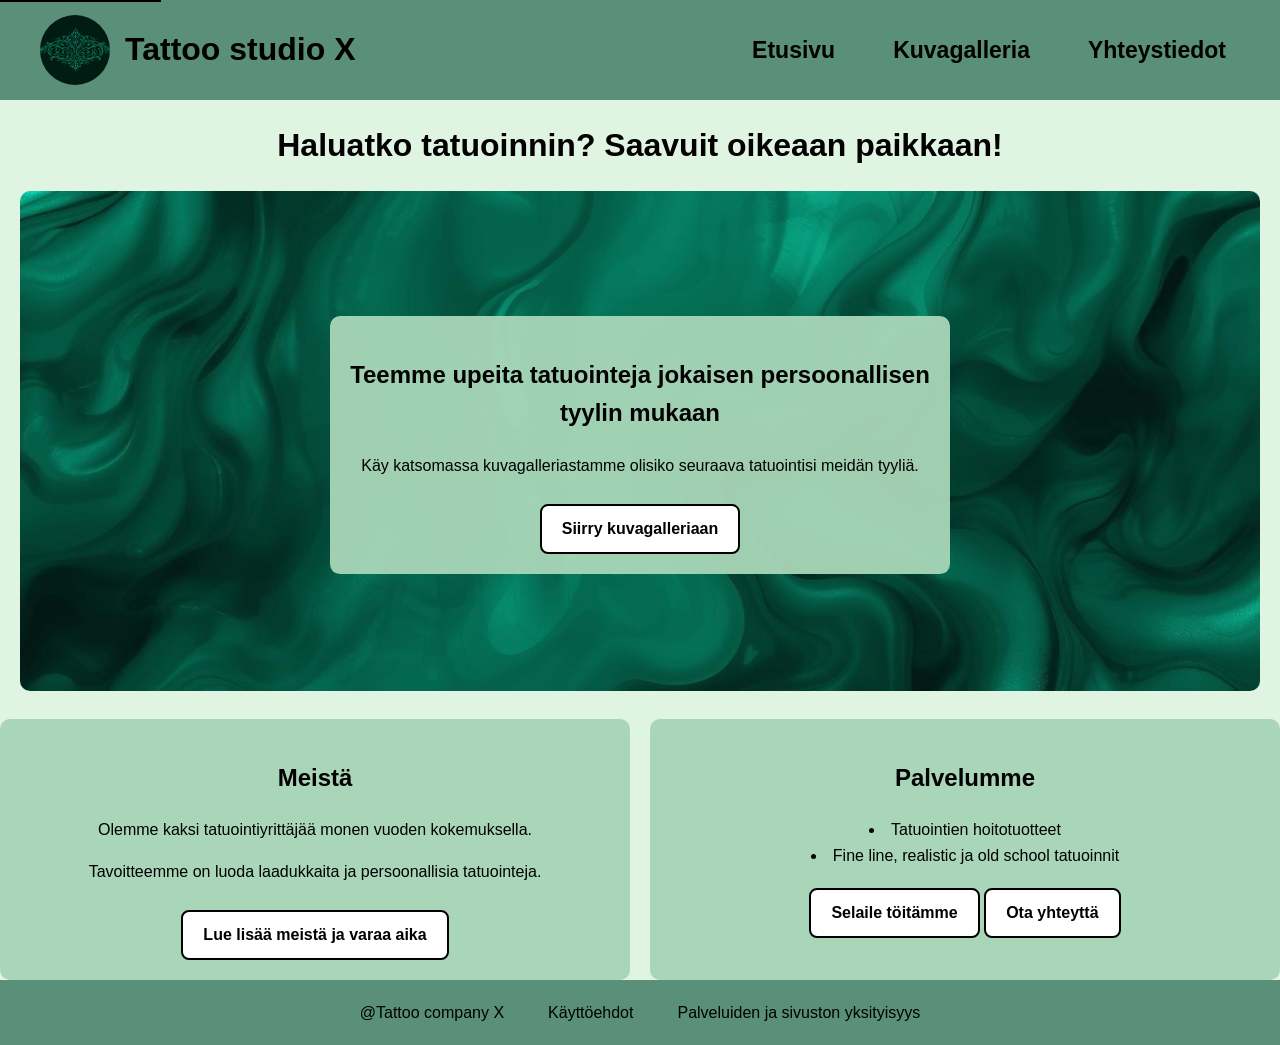
<file: index.html>
<!DOCTYPE html>
<html lang="en">
<head>
  <meta charset="UTF-8" />
  <meta name="viewport" content="width=device-width, initial-scale=1.0"/>
  <title>Tattoo studio X etusivu</title>
  <link rel="stylesheet" href="webaccessibility.css"/>
</head>
<body>
  <a href="#main-content" class="skip-link">Skip to main content</a>

  <header role="banner">
    <nav aria-label="Main navigation" class="navbar">
   <div class="logo-area">
      <img src="logo nettisivuprojektiin.jpg" alt="Yrityksen logo" class="logo">
      <div class="site-title">Tattoo studio X</div>
    </div>

    <ul class="nav-links">
      <li><a href="index.html" aria-current="page">Etusivu</a></li>
      <li><a href="website exercise 2.html">Kuvagalleria</a></li>
      <li><a href="website exercise 3.html">Yhteystiedot</a></li>
    </ul>

  </nav>
</header>

  <h1>Haluatko tatuoinnin? Saavuit oikeaan paikkaan!</h1>

  <main id="main-content">

    <section class="info-section">

      <img src="taustakuva.jpg" alt="Vihreä taustakuva, jossa on erilaisia vihreän sävyjä" class="hero-image">

      <div class="info-text">
        <h2>Teemme upeita tatuointeja jokaisen persoonallisen tyylin mukaan</h2>
        <p>
          Käy katsomassa kuvagalleriastamme olisiko seuraava tatuointisi meidän tyyliä.
        </p>

        <a class="button" href="website exercise 2.html">
          Siirry kuvagalleriaan
        </a>

      </div>
    </section>

    <section class="content-section">

      <div class="card-container">

        <article class="card">
          <h2>Meistä</h2>
          <p>Olemme kaksi tatuointiyrittäjää monen vuoden kokemuksella.</p>
          <p>Tavoitteemme on luoda laadukkaita ja persoonallisia tatuointeja.</p>

          <a class="button" href="website exercise 3.html">
            Lue lisää meistä ja varaa aika
          </a>
        </article>

        <article class="card">
          <h2>Palvelumme</h2>

          <ul>
            <li>Tatuointien hoitotuotteet</li>
            <li>Fine line, realistic ja old school tatuoinnit</li>
          </ul>

          <a class="button" href="website exercise 2.html">
            Selaile töitämme
          </a>

          <a class="button" href="website exercise 3.html">
            Ota yhteyttä
          </a>

        </article>

      </div>

    </section>

  </main>

  <footer>
    <nav aria-label="Footer navigation">
        <ul>
            <li><a href="index.html">@Tattoo company X</a></li>
            <li><a href="https://en.wikipedia.org/wiki/Terms_of_service">Käyttöehdot</a></li>
            <li><a href="https://europa.eu/youreurope/business/dealing-with-customers/data-protection/data-protection-gdpr/index_en.htm"> Palveluiden ja sivuston yksityisyys</a></li>
        </ul>
    </nav>
  </footer>

</body>
</html>
</file>
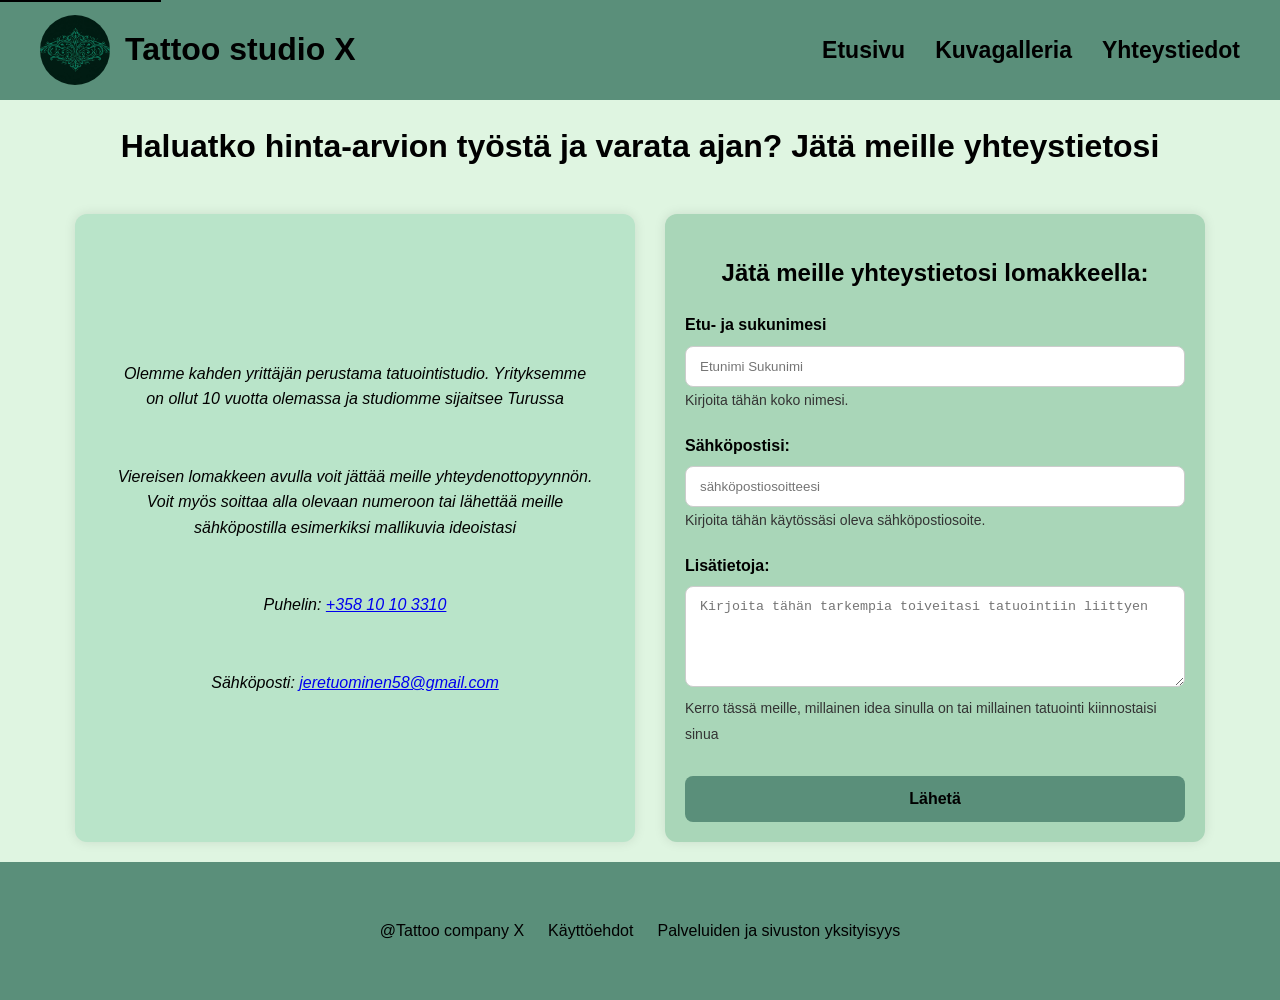
<file: website exercise 3.html>
<!DOCTYPE html>
<html lang="en">
<head>
  <meta charset="UTF-8" />
  <meta name="viewport" content="width=device-width, initial-scale=1.0"/>
  <title>Tattoo studio X yhteydenotto</title>
  <link rel="stylesheet" href="css web accessibility 3.css"/>
</head>
<body>
  <a href="#main-content" class="skip-link">Skip to main content</a>
  
  <header role="banner">
    <nav aria-label="Main navigation" class="navbar">
   <div class="logo-area">
      <img src="logo nettisivuprojektiin.jpg" alt="Yrityksen logo" class="logo">
      <div class="site-title">Tattoo studio X</div>
    </div>

    <ul class="nav-links">
      <li><a href="index.html" aria-current="page">Etusivu</a></li>
      <li><a href="website exercise 2.html">Kuvagalleria</a></li>
      <li><a href="website exercise 3.html">Yhteystiedot</a></li>
    </ul>

  </nav>
</header>

    <main id="main-content">
        <h1>Haluatko hinta-arvion työstä ja varata ajan? Jätä meille yhteystietosi</h1>

        <div class="content-wrapper"> 
            <address>
                <p>Olemme kahden yrittäjän perustama tatuointistudio. Yrityksemme on ollut 10 vuotta olemassa ja studiomme sijaitsee Turussa </p>
                <p>Viereisen lomakkeen avulla voit jättää meille yhteydenottopyynnön. Voit myös soittaa alla olevaan numeroon tai lähettää meille sähköpostilla esimerkiksi mallikuvia ideoistasi</p>
                <p>Puhelin: <a href="tel:+35810103310" aria-label="Call us at +358 10 10 3310">+358 10 10 3310</a></p>
                <p>Sähköposti: <a href="jeretuominen58@gmail.com" aria-label="Send email to jeretuominen58@gmail.com">jeretuominen58@gmail.com</a></p>
            </address>

            <section class="contact-form" aria-labelledby="contact-heading">
                <h2 id="contact-heading">Jätä meille yhteystietosi lomakkeella: </h2>
                <div class="form-wrapper">
                    <form action="mailto:sinun.sähköposti@esimerkki.com" method="POST" enctype="text/plain">

                        <label for="name">Etu- ja sukunimesi</label>
                        <input type="text" id="name" name="name" placeholder="Etunimi Sukunimi" aria-describedby="name-help" required />
                        <small id="name-help">Kirjoita tähän koko nimesi.</small>

                        <label for="email">Sähköpostisi:</label>
                        <input type="email" id="email" name="email" placeholder="sähköpostiosoitteesi" aria-describedby="email-help" required />
                        <small id="email-help">Kirjoita tähän käytössäsi oleva sähköpostiosoite.</small>

                        <label for="message">Lisätietoja:</label>
                        <textarea id="message" name="message" rows="5" placeholder="Kirjoita tähän tarkempia toiveitasi tatuointiin liittyen" aria-describedby="message-help" required></textarea>
                        <small id="message-help">Kerro tässä meille, millainen idea sinulla on tai millainen tatuointi kiinnostaisi sinua</small>

                        <button type="submit">Lähetä</button>
                    </form>
                </div>
            </section>
        </div>
    </main>

   <footer>
        <h2 class="visually-hidden">Site footer</h2>
        <nav aria-label="Footer navigation">
            <ul>
            <li><a href="index.html">@Tattoo company X</a></li>
            <li><a href="https://en.wikipedia.org/wiki/Terms_of_service">Käyttöehdot</a></li>
            <li><a href="https://europa.eu/youreurope/business/dealing-with-customers/data-protection/data-protection-gdpr/index_en.htm"> Palveluiden ja sivuston yksityisyys</a></li>
        </ul>
        </nav>
    </footer>
</body>
</html>
</file>
<file: webaccessibility.css>
:root {
    --primary-color: #000000;
    --secondary-color: #333333;
    --white: #ffffff;
    --light-green: #dff5e1;
    --mid-green: #b9e4c9;
    --dark-green: #5a8f7a;
    --card-green: #a9d6b8;
    --focus-outline: 2px solid #000000;
}

/* =========================
   Pohja
========================= */

body {
    font-family: Arial, sans-serif;
    line-height: 1.6;
    margin: 0;
    padding: 0;

    /* vaaleanvihreä tausta */
    background-color: var(--light-green);

    color: #020000;
}

/* =========================
   Lukulaitteen avustus "skip to the main content"
========================= */

.skip-link {
    position: absolute;
    top: -40px;
    left: 0;
    background: #000;
    color: #fff;
    padding: 8px;
    z-index: 100;
}

.skip-link:focus {
    top: 0;
}

/* =========================
   Navigointi ja logo
========================= */

.navbar {
    display: flex;
    justify-content: space-between;
    align-items: center;
    padding: 15px 40px;
    background-color: var(--dark-green);
}

.logo-area {
    display: flex;
    align-items: center;
    gap: 15px;
}

.logo {
    width: 70px;
    height: 70px;
    border-radius: 50%;
    object-fit: cover;
}

.site-title {
    font-size: 2rem;
    font-weight: bold;
    color: #000;
}

.nav-links {
    list-style: none;
    display: flex;
    gap: 30px;
    margin: 0;
    padding: 0;
}

.nav-links li a {
    font-size: 23px;
    font-weight: 700;
    color: #000;
    text-decoration: none;

    padding: 6px 12px;
    border: 2px solid transparent;
    border-radius: 6px;
    transition: all 0.2s ease;
}

.nav-links li a:hover,
.nav-links li a:focus {
    text-decoration: underline;
    border: 2px solid #000;
    background-color: rgba(255, 255, 255, 0.4);
    outline: none; 
}

/* =========================
   Otsikko
========================= */

h1 {
    text-align: center;
    margin: 20px;
}

/* =========================
   Infolaatikon ja taustakuvan stylays
========================= */

.hero-image {
    width: 100%;
    height: 500px;
    object-fit: cover;
    border-radius: 10px;
}

.info-section {
    position: relative;
    text-align: center;
    margin: 20px;
}

.info-text {
    position: absolute;
    top: 50%;
    left: 50%;
    transform: translate(-50%, -50%);
    background-color: rgba(169, 214, 184, 0.95);
    padding: 20px;
    border-radius: 10px;
    max-width: 80%;
}

/* =========================
   Napit ja niiden toiminnallisuus
========================= */

.button {
    display: inline-block;
    margin-top: 10px;
    padding: 10px 20px;
    border: 2px solid #000;
    background-color: #fff;
    color: #000;
    text-decoration: none;
    border-radius: 8px;
    font-weight: bold;
}

.button,
.button:hover,
.button:focus,
.button:active {
    text-decoration: none;
}

.button:hover {
    background-color: #eaeaea;
}

/* =========================
   Korttien sisältö
========================= */

.card-container {
    display: grid;
    grid-template-columns: repeat(auto-fit, minmax(280px, 1fr));
    gap: 20px;
}

.card {
    background-color: var(--card-green);
    color: #000;
    padding: 20px;
    border-radius: 10px;
    text-align: center; 
}
.card ul {
    list-style-position: inside;
    padding: 0;
    margin: 10px 0;
}

/* =========================
   FOOTER 
========================= */

footer {
    background-color: var(--dark-green);
    padding: 20px;
    text-align: center;
}

footer ul {
    list-style: none;
    display: flex;
    justify-content: center;
    gap: 20px;
    padding: 0;
    margin: 0;
}

footer a {
    color: #000;
    text-decoration: none;
    padding: 5px 10px;              
    border: 2px solid transparent;  
    border-radius: 6px;
    transition: all 0.2s ease;
}

/* hover footerissa */
footer a:hover,
footer a:focus {
    text-decoration: underline;
    border: 2px solid #000;
    background-color: rgba(255, 255, 255, 0.4);
}
</file>
<file: css web accessibility 3.css>
:root {
    --primary-color: #000000;
    --secondary-color: #333333;
    --white: #ffffff;
    --light-green: #dff5e1;
    --mid-green: #b9e4c9;
    --dark-green: #5a8f7a;
    --card-green: #a9d6b8;
    --focus-outline: 2px solid #000000;
}

/* =========================
   Pohja
========================= */

body {
    font-family: Arial, sans-serif;
    line-height: 1.6;
    margin: 0;
    padding: 0;

    /* vaaleanvihreä tausta */
    background-color: var(--light-green);

    color: #020000;
}

/* =========================
   SKIP LINK
========================= */

.skip-link {
    position: absolute;
    top: -40px;
    left: 0;
    background: #000;
    color: #fff;
    padding: 8px;
    z-index: 100;
}

.skip-link:focus {
    top: 0;
}

/* =========================
   NAVBAR
========================= */

.navbar {
    display: flex;
    justify-content: space-between;
    align-items: center;
    padding: 15px 40px;
    background-color: var(--dark-green);
}

.logo-area {
    display: flex;
    align-items: center;
    gap: 15px;
}

.logo {
    width: 70px;
    height: 70px;
    border-radius: 50%;
    object-fit: cover;
}

.site-title {
    font-size: 2rem;
    font-weight: bold;
    color: #000;
}

.nav-links {
    list-style: none;
    display: flex;
    gap: 30px;
    margin: 0;
    padding: 0;
}

.nav-links li a {
    font-size: 23px;
    font-weight: 700;
    color: #000;
    text-decoration: none;
}

.nav-links li a:hover,
.nav-links li a:focus {
    text-decoration: underline;
    outline: var(--focus-outline);
    outline-offset: 3px;
}

/* =========================
   TEXT
========================= */

h1, h2, h3 {
    text-align: center;
    color: #000;
}

p {
    text-align: center;
    padding: 10px;
}

/* =========================
   LAYOUT WRAPPER
========================= */

.content-wrapper {
    display: flex;
    flex-wrap: wrap;
    justify-content: center;
    align-items: stretch;
    gap: 30px;
    padding: 20px;
    max-width: 1200px;
    margin: 0 auto;
}

/* =========================
   ADDRESS CARD
========================= */

address {
    background-color: var(--mid-green);
    padding: 30px;
    border-radius: 12px;
    max-width: 500px;
    box-shadow: 0 0 12px rgba(0,0,0,0.1);
    display: flex;
    flex-direction: column;
    justify-content: center;
}

/* =========================
   FORM CARD (UPDATED)
========================= */

.contact-form {
    max-width: 500px;
    background-color: var(--card-green);
    padding: 20px;
    border-radius: 12px;
    box-shadow: 0 0 12px rgba(0,0,0,0.1);
}

/* =========================
   FORM ELEMENTS
========================= */

form label {
    display: block;
    font-weight: 600;
    margin-top: 20px;
    margin-bottom: 8px;
    color: #000;
}

form input,
form textarea {
    width: 100%;
    padding: 12px 14px;
    border: 1px solid #ccc;
    border-radius: 8px;
    box-sizing: border-box;
}

form input:focus,
form textarea:focus {
    border-color: #000;
    outline: 2px solid #000;
}

form small {
    color: #333;
    font-size: 14px;
}

/* =========================
   BUTTON
========================= */

form button {
    margin-top: 30px;
    padding: 14px 24px;
    font-size: 16px;
    font-weight: bold;
    color: #000;
    background-color: var(--dark-green);
    border: none;
    border-radius: 8px;
    cursor: pointer;
    width: 100%;
    transition: 0.3s ease;
}

form button:hover,
form button:focus {
    background-color: #4a7c68;
    outline: var(--focus-outline);
}

/* =========================
   FOOTER
========================= */

footer {
    background-color: var(--dark-green);
    color: #000;
    padding: 40px 20px;
    text-align: center;
}

footer ul {
    list-style: none;
    display: flex;
    justify-content: center;
    flex-wrap: wrap;
    gap: 1.5rem;
    padding: 0;
}

footer ul li a {
    color: #000;
    text-decoration: none;
    font-weight: 500;
}

footer ul li a:hover,
footer ul li a:focus {
    text-decoration: underline;
    outline: var(--focus-outline);
}

/* =========================
   ACCESSIBILITY
========================= */

.visually-hidden {
    position: absolute !important;
    height: 1px;
    width: 1px;
    overflow: hidden;
    clip: rect(1px, 1px, 1px, 1px);
    white-space: nowrap;
    border: 0;
}
</file>
